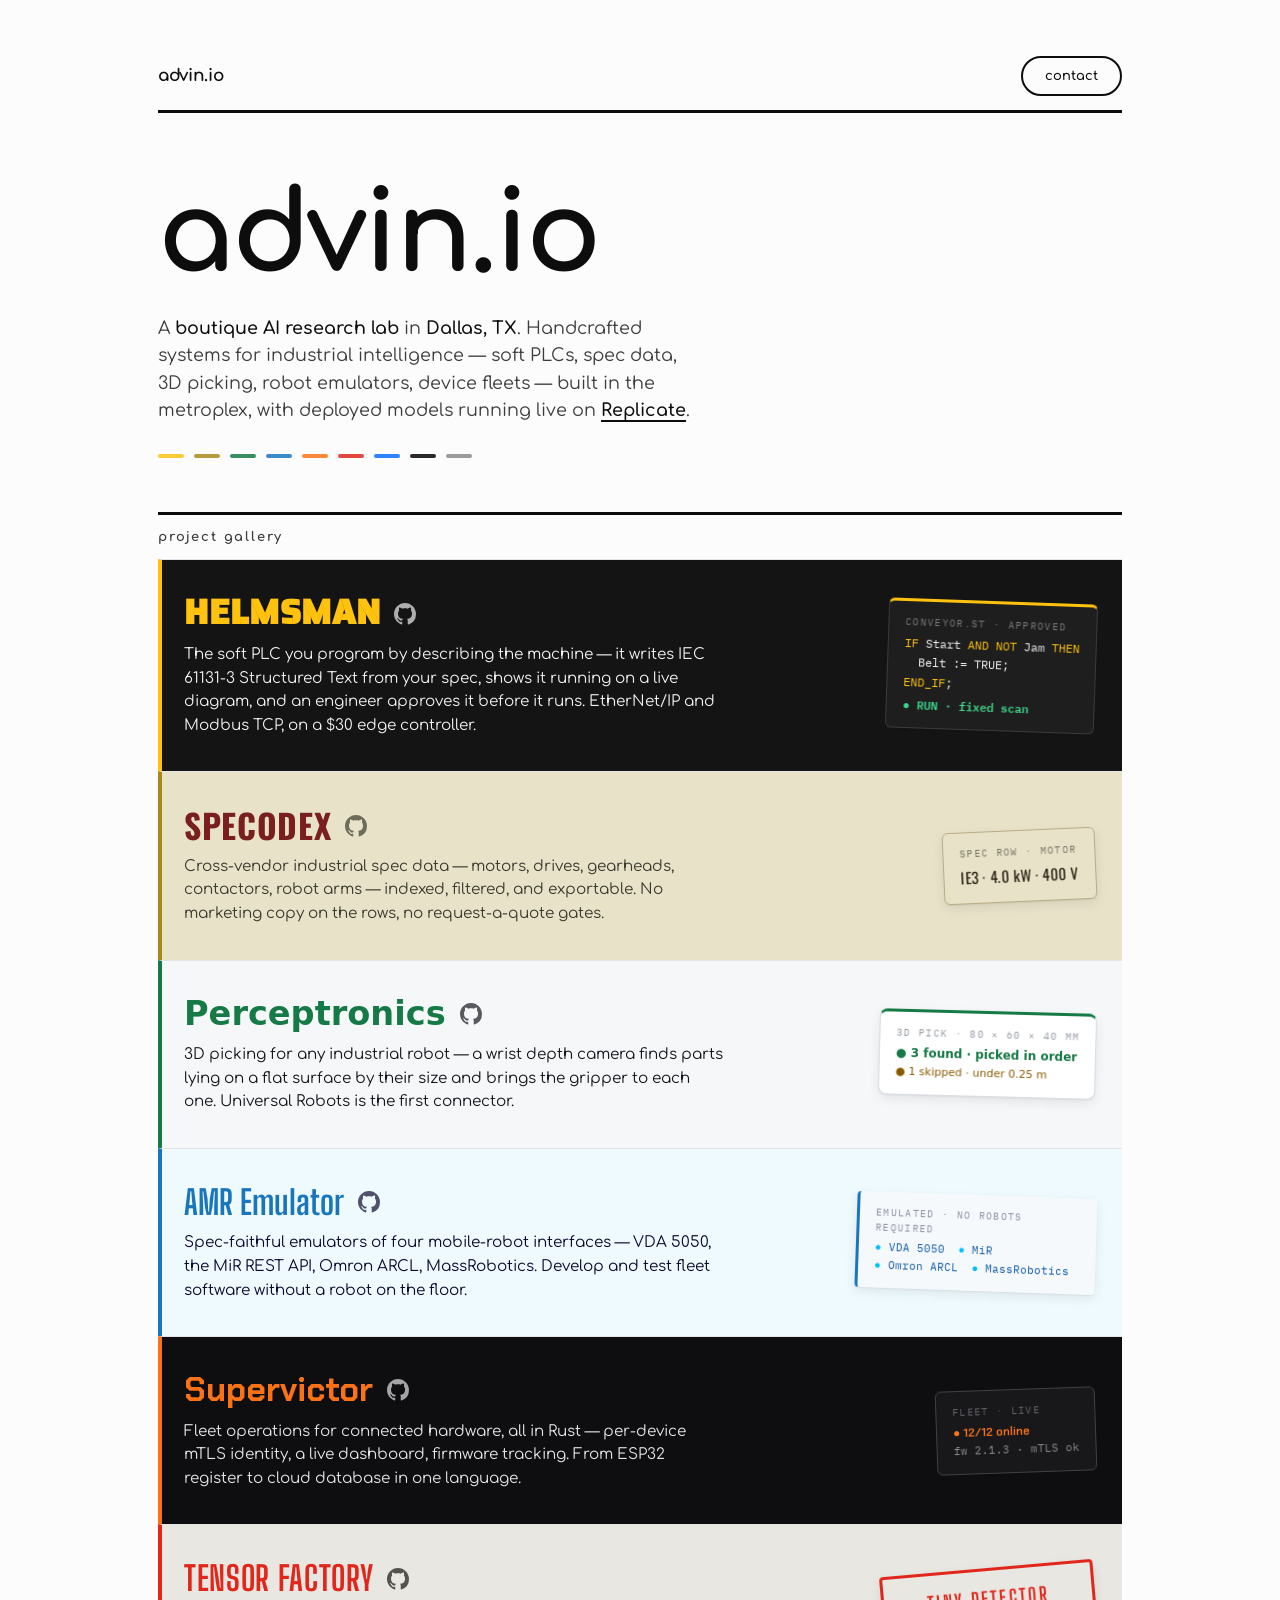
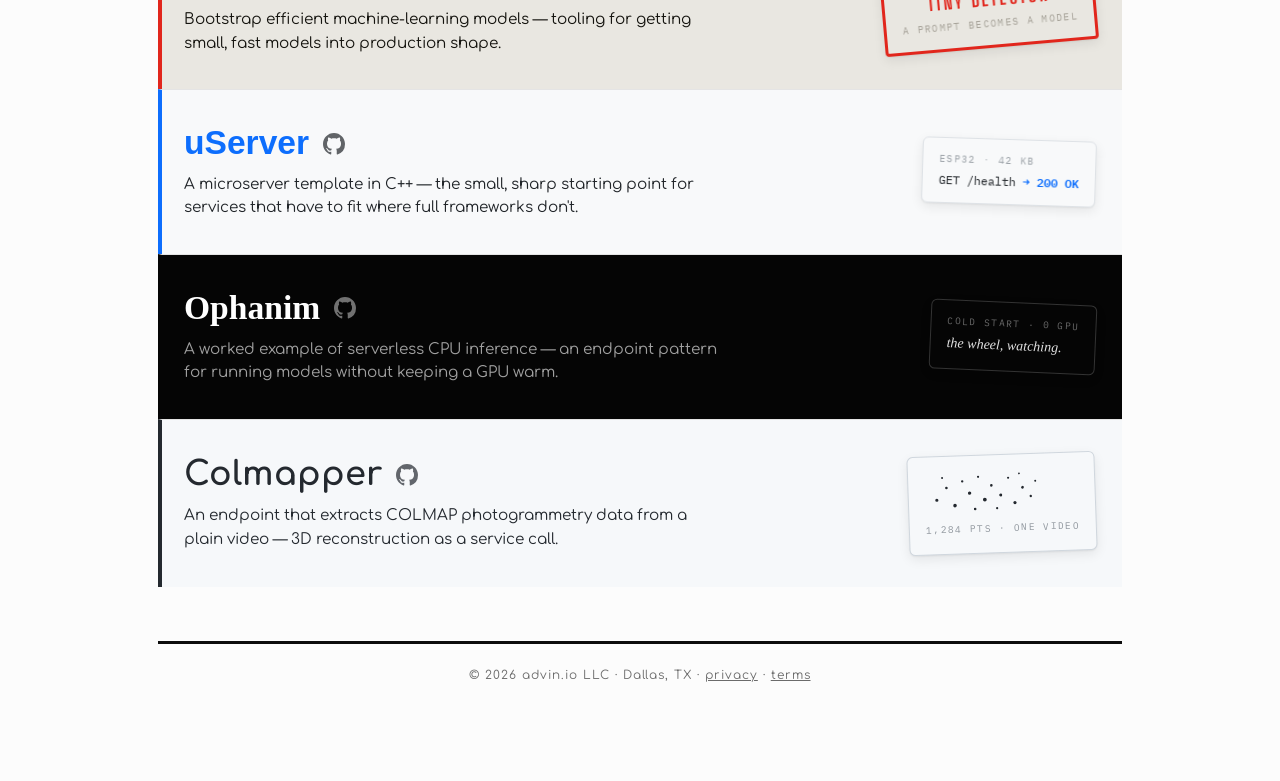
<file: index.html>
<!DOCTYPE html>
<html lang="en">
<head>
<meta charset="utf-8">
<meta name="viewport" content="width=device-width, initial-scale=1">
<title>advin.io — boutique AI research lab</title>
<meta name="description" content="advin.io is a boutique AI research lab in Dallas, TX. A gallery of handcrafted projects — a soft PLC, industrial spec data, 3D robot picking, robot emulators, embedded fleets — each linked to its site and source.">
<link rel="icon" href="/favicon.svg" type="image/svg+xml">
<link rel="icon" href="/favicon.ico" sizes="32x32">
<link rel="apple-touch-icon" href="/apple-touch-icon.png">
<meta property="og:type" content="website">
<meta property="og:url" content="https://advin.io/">
<meta property="og:title" content="advin.io">
<meta property="og:description" content="Handcrafted systems for industrial intelligence, built in Dallas, TX.">
<meta property="og:image" content="https://advin.io/og.png">
<meta property="og:image:width" content="1200">
<meta property="og:image:height" content="630">
<meta name="twitter:card" content="summary_large_image">
<meta name="color-scheme" content="light dark">
<script>
  /* two faces: advin.io (light) and ADVINIO (dark). Set before first paint,
     so a dark-mode visitor lands in ADVINIO with no flash of the light site. */
  document.documentElement.dataset.theme =
    matchMedia('(prefers-color-scheme: dark)').matches ? 'advinio' : 'advin';
</script>
<link rel="preconnect" href="https://fonts.googleapis.com">
<link rel="preconnect" href="https://fonts.gstatic.com" crossorigin>
<link href="https://fonts.googleapis.com/css2?family=Comfortaa:wght@300..700&family=Oswald:wght@600&family=Chakra+Petch:wght@600&family=Big+Shoulders+Display:wght@700&family=IM+Fell+English:ital@0;1&family=Saira+Stencil+One&family=IBM+Plex+Mono:wght@400;600&display=swap" rel="stylesheet">
<style>
  /* registered so the dimension shift can interpolate them */
  @property --paper      { syntax: "<color>"; inherits: true; initial-value: #fcfcfc; }
  @property --paper2     { syntax: "<color>"; inherits: true; initial-value: #f4f4f4; }
  @property --ink        { syntax: "<color>"; inherits: true; initial-value: #0d0d0d; }
  @property --ink-soft   { syntax: "<color>"; inherits: true; initial-value: #3d3d3d; }
  @property --faint      { syntax: "<color>"; inherits: true; initial-value: #8a8a8a; }
  @property --faint-text { syntax: "<color>"; inherits: true; initial-value: #6b6b6b; }
  @property --rule       { syntax: "<color>"; inherits: true; initial-value: #e4e4e4; }
  :root {
    /* advin.io: the business, light */
    --paper: #fcfcfc;          /* near-pure white */
    --paper2: #f4f4f4;
    --ink: #0d0d0d;            /* near-pure black */
    --ink-soft: #3d3d3d;
    --faint: #8a8a8a;          /* marks only (3.36:1) */
    --faint-text: #6b6b6b;     /* words (5.19:1) */
    --rule: #e4e4e4;
    --shadow-2: 0 1px 2px rgba(13,13,13,.06), 0 4px 12px rgba(13,13,13,.08);
    --shadow-3: 0 2px 4px rgba(13,13,13,.06), 0 10px 28px rgba(13,13,13,.14);
    --font: "Comfortaa", sans-serif;
    --mono: "IBM Plex Mono", monospace;
  }
  /* ADVINIO: the creative outlet, dark — an exact mirror */
  :root[data-theme="advinio"] {
    --paper: #0d0d0d;
    --paper2: #181818;
    --ink: #fcfcfc;
    --ink-soft: #c2c2c2;
    --faint: #6b6b6b;
    --faint-text: #8a8a8a;
    --rule: #262626;
    --shadow-2: inset 0 1px 0 rgba(252,252,252,.06), 0 2px 4px rgba(0,0,0,.5), 0 6px 16px rgba(0,0,0,.45);
    --shadow-3: inset 0 1px 0 rgba(252,252,252,.07), 0 4px 8px rgba(0,0,0,.55), 0 14px 36px rgba(0,0,0,.6);
  }
  /* the dimension shift: only while the OS scheme changes under an open page */
  :root.shifting {
    transition: --paper 1.4s ease-in-out, --paper2 1.4s ease-in-out, --ink 1.4s ease-in-out,
      --ink-soft 1.4s ease-in-out, --faint 1.4s ease-in-out, --faint-text 1.4s ease-in-out,
      --rule 1.4s ease-in-out;
  }
  /* two names in one slot */
  .name2 { display: inline-grid; }
  .name2 > span { grid-area: 1 / 1; }
  .name2 .biz { font-weight: 700; letter-spacing: -0.02em; }
  .name2 .art { font-weight: 300; letter-spacing: 0.04em; text-transform: uppercase; opacity: 0; }
  [data-theme="advinio"] .name2 .biz { opacity: 0; }
  [data-theme="advinio"] .name2 .art { opacity: 1; }
  .shifting .name2 > span { transition: opacity .7s ease, letter-spacing .8s ease, font-weight .7s ease, filter .7s ease; }
  .shifting .name2 .art:not(.leaving) { transition-delay: .5s; }
  .shifting .name2 .leaving { letter-spacing: .3em; font-weight: 300; filter: blur(6px); }
  .shifting .entry { animation: dip .7s ease both; animation-delay: calc(.3s + var(--i, 0) * 40ms); }
  @keyframes dip { 50% { transform: scale(.98); opacity: .6; } }
  [data-theme="advinio"] .shard-index a { background: var(--cd, var(--c)); }
  * { margin: 0; padding: 0; box-sizing: border-box; }
  html { scroll-behavior: smooth; }
  body {
    background: var(--paper);
    color: var(--ink);
    font-family: var(--font);
    line-height: 1.55;
  }
  ::selection { background: var(--ink); color: var(--paper); }
  .wrap { max-width: 1020px; margin: 0 auto; padding: 0 28px; }
  a { color: inherit; }

  /* masthead */
  /* .wrap's margin/padding outrank bare element selectors, so the frame
     spacing needs the compound selector; padding (not margin) so the
     bottom gap survives at the end of the document */
  header.wrap { padding-top: 56px; }
  .mast {
    display: flex; align-items: center; gap: 16px;
    border-bottom: 3px solid var(--ink); padding-bottom: 14px;
  }
  .mast .word { font-weight: 700; font-size: 17px; }
  .mast .sp { margin-left: auto; }
  .contact {
    font-family: var(--font); font-weight: 600; font-size: 13px;
    color: var(--ink); text-decoration: none;
    border: 2px solid var(--ink); border-radius: 999px;
    padding: 8px 22px;
    transition: background .15s, color .15s;
  }
  .contact:hover { background: var(--ink); color: var(--paper); }

  /* hero */
  .hero { padding: 66px 0 54px; }
  .hero h1 {
    font-size: clamp(3.2rem, 10vw, 7rem);
    font-weight: 700; line-height: 1; letter-spacing: -0.02em;
    text-transform: lowercase;
  }
  .hero .dek {
    margin-top: 24px; max-width: 54ch;
    font-size: clamp(0.95rem, 1.8vw, 1.1rem); color: var(--ink-soft);
    font-weight: 400;
  }
  .hero .dek b { color: var(--ink); font-weight: 600; }
  .hero .dek a { color: var(--ink); font-weight: 600; text-decoration-thickness: 2px; text-underline-offset: 4px; }

  /* shard index: one tick of each project's soul, up in the hero */
  .shard-index { display: flex; gap: 10px; margin-top: 30px; }
  .shard-index a {
    display: block; width: 26px; height: 4px; border-radius: 2px;
    background: var(--c); opacity: 0.85;
    transition: transform .18s ease, opacity .18s ease;
  }
  .shard-index a:hover, .shard-index a:focus-visible { transform: scaleY(2.2); opacity: 1; }

  /* hero load sequence */
  .rise { opacity: 0; transform: translateY(14px); animation: rise .7s ease forwards; }
  .hero h1.rise { animation-delay: .05s; }
  .hero .dek.rise { animation-delay: .18s; }
  .shard-index.rise { animation-delay: .32s; }
  @keyframes rise { to { opacity: 1; transform: none; } }

  /* gallery */
  .gallery-label {
    border-top: 3px solid var(--ink);
    padding: 12px 0; font-size: 13px; font-weight: 700;
    letter-spacing: 0.14em; text-transform: lowercase; color: var(--ink-soft);
  }
  .entry {
    display: grid;
    grid-template-columns: minmax(0, 1fr) 250px;
    gap: 28px; align-items: center;
    /* each row wears its project's own page background at rest;
       scripts/refresh_themes.py keeps --pbg synced to the live page */
    background: var(--pbg, var(--paper));
    border-top: 1px solid var(--rule);
    border-left: 4px solid var(--pbar, var(--ink));
    padding: 34px 26px 34px 22px;
    scroll-margin-top: 40px;
  }
  .entry .head { display: flex; align-items: center; gap: 14px; }
  .entry .name {
    font-family: var(--pfont, var(--font));
    font-size: clamp(1.5rem, 3.4vw, 2.1rem); font-weight: 700;
    line-height: 1.15; color: var(--pacc, var(--ink));
    text-decoration: none;
  }
  .entry .name:hover { text-decoration: underline; text-underline-offset: 6px; text-decoration-thickness: 2px; }
  .entry.caps .name { text-transform: uppercase; letter-spacing: 0.02em; }
  .entry .src {
    display: inline-flex; align-items: center;
    color: var(--pink, var(--faint)); opacity: .7;
    transition: opacity .15s;
  }
  .entry .src svg { width: 22px; height: 22px; fill: currentColor; }
  .entry .src:hover { opacity: 1; }
  .entry .desc {
    margin-top: 10px; color: var(--pink, var(--ink-soft));
    font-size: 0.95rem; max-width: 60ch;
  }

  /* soul shards: one small fragment of each project's own world, cast
     into the row's white space */
  .shard {
    justify-self: end;
    width: max-content; max-width: 240px;
    rotate: var(--tilt, -2deg);
    position: relative;
    box-shadow: var(--shadow-2);
    transition: rotate .25s ease;
    border-radius: 6px;
    padding: 13px 16px;
    font-size: 12px; line-height: 1.6;
  }
  .shard::after {
    content: ""; position: absolute; inset: 0; border-radius: inherit;
    box-shadow: var(--shadow-3); opacity: 0; transition: opacity .25s ease;
    pointer-events: none;
  }
  .entry:hover .shard { rotate: 0deg; }
  .entry:hover .shard::after { opacity: 1; }
  .shard .tag {
    display: block; font-family: var(--mono); font-size: 9.5px;
    letter-spacing: 0.14em; text-transform: uppercase; opacity: .65;
    margin-bottom: 4px;
  }
  @media (max-width: 880px) {
    .entry { grid-template-columns: 1fr; }
    .shard { display: none; }
  }

  /* scroll reveal */
  .reveal { opacity: 0; transform: translateY(18px); transition: opacity .65s ease, transform .65s ease; transition-delay: var(--rd, 0s); }
  .reveal.in { opacity: 1; transform: none; }

  @media (prefers-reduced-motion: reduce) {
    .rise, .reveal { animation: none; transition: none; opacity: 1; transform: none; }
    .shard, .shard::after { transition: none; }
    :root.shifting, .shifting .name2 > span { transition: none; }
    .shifting .entry { animation: none; }
    html { scroll-behavior: auto; }
  }

  /* footer */
  footer.wrap { padding-top: 54px; padding-bottom: 96px; }
  .colophon {
    border-top: 3px solid var(--ink); padding-top: 22px;
    text-align: center;
    font-size: 12px; letter-spacing: 0.08em; color: var(--faint-text);
  }
  [data-theme="advin"] .colophon .art, [data-theme="advinio"] .colophon .biz { display: none; }
</style>
</head>
<body>

<header class="wrap">
  <div class="mast">
    <span class="word name2"><span class="biz">advin.io</span><span class="art" aria-hidden="true">ADVINIO</span></span>
    <span class="sp"></span>
    <a class="contact" href="mailto:nick@advin.io">contact</a>
  </div>
</header>

<main class="wrap">
  <div class="hero">
    <h1 class="rise"><span class="name2"><span class="biz">advin.io</span><span class="art" aria-hidden="true">ADVINIO</span></span></h1>
    <p class="dek rise">A <b>boutique AI research lab</b> in <b>Dallas, TX</b>.
    Handcrafted systems for industrial intelligence — soft PLCs, spec
    data, 3D picking, robot emulators, device fleets — built in the metroplex, with
    deployed models running live on
    <a href="https://replicate.com/jimothyjohn">Replicate</a>.</p>
    <nav class="shard-index rise" aria-label="Projects">
      <a href="#helmsman" title="helmsman" style="--c:#FFC20E"></a>
      <a href="#specodex" title="specodex" style="--c:#A88A1C"></a>
      <a href="#perceptronics" title="perceptronics" style="--c:#157a45"></a>
      <a href="#amr-emulator" title="amr emulator" style="--c:#1a76bc"></a>
      <a href="#supervictor" title="supervictor" style="--c:#f97316"></a>
      <a href="#tensor-factory" title="tensor factory" style="--c:#e1261c"></a>
      <a href="#userver" title="uServer" style="--c:#0d6efd"></a>
      <a href="#ophanim" title="ophanim" style="--c:#050505; --cd:#a0a0a0"></a>
      <a href="#colmapper" title="colmapper" style="--c:#8a8a8a"></a>
    </nav>
  </div>

  <div class="gallery-label">project gallery</div>

  <div class="entry caps reveal" id="helmsman" style="--pfont:'Saira Stencil One',Impact,sans-serif; --pbar:#FFC20E; --pbg:#141414; --pink:#F0F0F0; --pacc:#FFC20E; --tilt:2deg;">
    <div>
      <div class="head">
        <a class="name" href="https://helmsman.advin.io">Helmsman</a>
        <a class="src" href="https://github.com/JimothyJohn/helmsman" aria-label="Helmsman source on GitHub">
          <svg viewBox="0 0 16 16" aria-hidden="true"><path d="M8 0C3.58 0 0 3.58 0 8c0 3.54 2.29 6.53 5.47 7.59.4.07.55-.17.55-.38 0-.19-.01-.82-.01-1.49-2.01.37-2.53-.49-2.69-.94-.09-.23-.48-.94-.82-1.13-.28-.15-.68-.52-.01-.53.63-.01 1.08.58 1.23.82.72 1.21 1.87.87 2.33.66.07-.52.28-.87.51-1.07-1.78-.2-3.64-.89-3.64-3.95 0-.87.31-1.59.82-2.15-.08-.2-.36-1.02.08-2.12 0 0 .67-.21 2.2.82.64-.18 1.32-.27 2-.27s1.36.09 2 .27c1.53-1.04 2.2-.82 2.2-.82.44 1.1.16 1.92.08 2.12.51.56.82 1.27.82 2.15 0 3.07-1.87 3.75-3.65 3.95.29.25.54.73.54 1.48 0 1.07-.01 1.93-.01 2.2 0 .21.15.46.55.38A8.01 8.01 0 0 0 16 8c0-4.42-3.58-8-8-8z"/></svg>
        </a>
      </div>
      <p class="desc">The soft PLC you program by describing the machine — it
      writes IEC 61131-3 Structured Text from your spec, shows it running on a
      live diagram, and an engineer approves it before it runs. EtherNet/IP and
      Modbus TCP, on a $30 edge controller.</p>
    </div>
    <div class="shard" aria-hidden="true" style="background:#1E1E1E; border:1px solid #3A3A3A; border-top:3px solid #FFC20E; font-family:'IBM Plex Mono',ui-monospace,monospace; color:#F0F0F0; --dd:.7s;">
      <span class="tag" style="color:#A8A8A8">conveyor.st · approved</span>
      <span style="display:block; white-space:pre;"><span style="color:#FFC20E">IF</span> Start <span style="color:#FFC20E">AND NOT</span> Jam <span style="color:#FFC20E">THEN</span>
  Belt := TRUE;
<span style="color:#FFC20E">END_IF</span>;</span>
      <span style="display:block; color:#3DD68C; font-weight:600; margin-top:4px;">● RUN · fixed scan</span>
    </div>
  </div>

  <div class="entry caps reveal" id="specodex" data-pbg-pin style="--pfont:'Oswald',sans-serif; --pbar:#A88A1C; --pbg:#E8E2C9; --pink:#3A3A2E; --pacc:#7A1F1F; --tilt:-2.5deg;">
    <div>
      <div class="head">
        <a class="name" href="https://www.specodex.com">Specodex</a>
        <a class="src" href="https://github.com/JimothyJohn/specodex" aria-label="Specodex source on GitHub">
          <svg viewBox="0 0 16 16" aria-hidden="true"><path d="M8 0C3.58 0 0 3.58 0 8c0 3.54 2.29 6.53 5.47 7.59.4.07.55-.17.55-.38 0-.19-.01-.82-.01-1.49-2.01.37-2.53-.49-2.69-.94-.09-.23-.48-.94-.82-1.13-.28-.15-.68-.52-.01-.53.63-.01 1.08.58 1.23.82.72 1.21 1.87.87 2.33.66.07-.52.28-.87.51-1.07-1.78-.2-3.64-.89-3.64-3.95 0-.87.31-1.59.82-2.15-.08-.2-.36-1.02.08-2.12 0 0 .67-.21 2.2.82.64-.18 1.32-.27 2-.27s1.36.09 2 .27c1.53-1.04 2.2-.82 2.2-.82.44 1.1.16 1.92.08 2.12.51.56.82 1.27.82 2.15 0 3.07-1.87 3.75-3.65 3.95.29.25.54.73.54 1.48 0 1.07-.01 1.93-.01 2.2 0 .21.15.46.55.38A8.01 8.01 0 0 0 16 8c0-4.42-3.58-8-8-8z"/></svg>
        </a>
      </div>
      <p class="desc">Cross-vendor industrial spec data — motors, drives,
      gearheads, contactors, robot arms — indexed, filtered, and exportable.
      No marketing copy on the rows, no request-a-quote gates.</p>
    </div>
    <div class="shard" aria-hidden="true" style="background:#E8E2C9; border:1px solid #B8AC85; color:#2A1F12; --dd:.0s;">
      <span class="tag" style="color:#3A3A2E">spec row · motor</span>
      <span style="font-family:'Oswald',sans-serif; font-size:15px; letter-spacing:.04em;">IE3 · 4.0 kW · 400 V</span>
    </div>
  </div>

  <div class="entry reveal" id="perceptronics" style="--pfont:-apple-system,BlinkMacSystemFont,'Segoe UI',system-ui,sans-serif; --pbar:#157a45; --pbg:#f6f7f8; --pink:#14181d; --pacc:#157a45; --tilt:1.5deg;">
    <div>
      <div class="head">
        <a class="name" href="https://perceptronics.advin.io">Perceptronics</a>
        <a class="src" href="https://github.com/JimothyJohn/perceptronics" aria-label="Perceptronics source on GitHub">
          <svg viewBox="0 0 16 16" aria-hidden="true"><path d="M8 0C3.58 0 0 3.58 0 8c0 3.54 2.29 6.53 5.47 7.59.4.07.55-.17.55-.38 0-.19-.01-.82-.01-1.49-2.01.37-2.53-.49-2.69-.94-.09-.23-.48-.94-.82-1.13-.28-.15-.68-.52-.01-.53.63-.01 1.08.58 1.23.82.72 1.21 1.87.87 2.33.66.07-.52.28-.87.51-1.07-1.78-.2-3.64-.89-3.64-3.95 0-.87.31-1.59.82-2.15-.08-.2-.36-1.02.08-2.12 0 0 .67-.21 2.2.82.64-.18 1.32-.27 2-.27s1.36.09 2 .27c1.53-1.04 2.2-.82 2.2-.82.44 1.1.16 1.92.08 2.12.51.56.82 1.27.82 2.15 0 3.07-1.87 3.75-3.65 3.95.29.25.54.73.54 1.48 0 1.07-.01 1.93-.01 2.2 0 .21.15.46.55.38A8.01 8.01 0 0 0 16 8c0-4.42-3.58-8-8-8z"/></svg>
        </a>
      </div>
      <p class="desc">3D picking for any industrial robot — a wrist depth
      camera finds parts lying on a flat surface by their size and brings the
      gripper to each one. Universal Robots is the first connector.</p>
    </div>
    <div class="shard" aria-hidden="true" style="background:#ffffff; border:1px solid #d9dee3; border-top:3px solid #157a45; border-radius:8px; font-family:-apple-system,BlinkMacSystemFont,'Segoe UI',system-ui,sans-serif; color:#14181d; --dd:.5s;">
      <span class="tag" style="color:#5a6470">3d pick · 80 × 60 × 40 mm</span>
      <span style="color:#157a45; font-weight:700;">● 3 found · picked in order</span>
      <span style="display:block; color:#8a5a00; font-size:11px;">● 1 skipped · under 0.25 m</span>
    </div>
  </div>

  <div class="entry reveal" id="amr-emulator" data-pbg-pin style="--pfont:'Big Shoulders Display',sans-serif; --pbar:#1a76bc; --pbg:#effafe; --pink:#0c0931; --pacc:#1a76bc; --tilt:2deg;">
    <div>
      <div class="head">
        <a class="name" href="https://amr-emulator.com">AMR Emulator</a>
        <a class="src" href="https://github.com/JimothyJohn/amr-emulator" aria-label="AMR Emulator source on GitHub">
          <svg viewBox="0 0 16 16" aria-hidden="true"><path d="M8 0C3.58 0 0 3.58 0 8c0 3.54 2.29 6.53 5.47 7.59.4.07.55-.17.55-.38 0-.19-.01-.82-.01-1.49-2.01.37-2.53-.49-2.69-.94-.09-.23-.48-.94-.82-1.13-.28-.15-.68-.52-.01-.53.63-.01 1.08.58 1.23.82.72 1.21 1.87.87 2.33.66.07-.52.28-.87.51-1.07-1.78-.2-3.64-.89-3.64-3.95 0-.87.31-1.59.82-2.15-.08-.2-.36-1.02.08-2.12 0 0 .67-.21 2.2.82.64-.18 1.32-.27 2-.27s1.36.09 2 .27c1.53-1.04 2.2-.82 2.2-.82.44 1.1.16 1.92.08 2.12.51.56.82 1.27.82 2.15 0 3.07-1.87 3.75-3.65 3.95.29.25.54.73.54 1.48 0 1.07-.01 1.93-.01 2.2 0 .21.15.46.55.38A8.01 8.01 0 0 0 16 8c0-4.42-3.58-8-8-8z"/></svg>
        </a>
      </div>
      <p class="desc">Spec-faithful emulators of four mobile-robot interfaces
      — VDA 5050, the MiR REST API, Omron ARCL, MassRobotics. Develop and test
      fleet software without a robot on the floor.</p>
    </div>
    <div class="shard" aria-hidden="true" style="background:#f6f9fc; border-left:3px solid #1a76bc; border-radius:4px; font-family:var(--mono); font-size:11px; color:#105aa8; --dd:.9s;">
      <span class="tag" style="color:#565b74">emulated · no robots required</span>
      <span><span style="color:#00bfff">●</span> VDA 5050 &nbsp;<span style="color:#00bfff">●</span> MiR</span>
      <span style="display:block;"><span style="color:#00bfff">●</span> Omron ARCL &nbsp;<span style="color:#00bfff">●</span> MassRobotics</span>
    </div>
  </div>

  <div class="entry reveal" id="supervictor" style="--pfont:'Chakra Petch',sans-serif; --pbar:#f97316; --pbg:#0e0e10; --pink:#e4e4e7; --pacc:#f97316; --tilt:-2deg;">
    <div>
      <div class="head">
        <a class="name" href="https://jimothyjohn.github.io/supervictor/">Supervictor</a>
        <a class="src" href="https://github.com/JimothyJohn/supervictor" aria-label="Supervictor source on GitHub">
          <svg viewBox="0 0 16 16" aria-hidden="true"><path d="M8 0C3.58 0 0 3.58 0 8c0 3.54 2.29 6.53 5.47 7.59.4.07.55-.17.55-.38 0-.19-.01-.82-.01-1.49-2.01.37-2.53-.49-2.69-.94-.09-.23-.48-.94-.82-1.13-.28-.15-.68-.52-.01-.53.63-.01 1.08.58 1.23.82.72 1.21 1.87.87 2.33.66.07-.52.28-.87.51-1.07-1.78-.2-3.64-.89-3.64-3.95 0-.87.31-1.59.82-2.15-.08-.2-.36-1.02.08-2.12 0 0 .67-.21 2.2.82.64-.18 1.32-.27 2-.27s1.36.09 2 .27c1.53-1.04 2.2-.82 2.2-.82.44 1.1.16 1.92.08 2.12.51.56.82 1.27.82 2.15 0 3.07-1.87 3.75-3.65 3.95.29.25.54.73.54 1.48 0 1.07-.01 1.93-.01 2.2 0 .21.15.46.55.38A8.01 8.01 0 0 0 16 8c0-4.42-3.58-8-8-8z"/></svg>
        </a>
      </div>
      <p class="desc">Fleet operations for connected hardware, all in Rust —
      per-device mTLS identity, a live dashboard, firmware tracking. From
      ESP32 register to cloud database in one language.</p>
    </div>
    <div class="shard" aria-hidden="true" style="background:#18181b; border:1px solid #3f3f46; font-family:'Chakra Petch',sans-serif; --dd:.4s;">
      <span class="tag" style="color:#8b8b93">fleet · live</span>
      <span style="color:#f97316; font-weight:600;">● 12/12 online</span>
      <span style="display:block; color:#8b8b93; font-family:var(--mono); font-size:11px;">fw 2.1.3 · mTLS ok</span>
    </div>
  </div>

  <div class="entry caps reveal" id="tensor-factory" style="--pfont:'Big Shoulders Display',sans-serif; --pbar:#e1261c; --pbg:#e9e7e1; --pink:#15140f; --pacc:#e1261c; --tilt:-5deg;">
    <div>
      <div class="head">
        <a class="name" href="https://jimothyjohn.github.io/tensor-factory/">Tensor Factory</a>
        <a class="src" href="https://github.com/JimothyJohn/tensor-factory" aria-label="Tensor Factory source on GitHub">
          <svg viewBox="0 0 16 16" aria-hidden="true"><path d="M8 0C3.58 0 0 3.58 0 8c0 3.54 2.29 6.53 5.47 7.59.4.07.55-.17.55-.38 0-.19-.01-.82-.01-1.49-2.01.37-2.53-.49-2.69-.94-.09-.23-.48-.94-.82-1.13-.28-.15-.68-.52-.01-.53.63-.01 1.08.58 1.23.82.72 1.21 1.87.87 2.33.66.07-.52.28-.87.51-1.07-1.78-.2-3.64-.89-3.64-3.95 0-.87.31-1.59.82-2.15-.08-.2-.36-1.02.08-2.12 0 0 .67-.21 2.2.82.64-.18 1.32-.27 2-.27s1.36.09 2 .27c1.53-1.04 2.2-.82 2.2-.82.44 1.1.16 1.92.08 2.12.51.56.82 1.27.82 2.15 0 3.07-1.87 3.75-3.65 3.95.29.25.54.73.54 1.48 0 1.07-.01 1.93-.01 2.2 0 .21.15.46.55.38A8.01 8.01 0 0 0 16 8c0-4.42-3.58-8-8-8z"/></svg>
        </a>
      </div>
      <p class="desc">Bootstrap efficient machine-learning models — tooling
      for getting small, fast models into production shape.</p>
    </div>
    <div class="shard" aria-hidden="true" style="background:#e9e7e1; border:3px solid #e1261c; border-radius:4px; color:#e1261c; text-align:center; --dd:.6s;">
      <span style="font-family:'Big Shoulders Display',sans-serif; font-weight:700; font-size:19px; letter-spacing:.12em; text-transform:uppercase;">Tiny Detector</span>
      <span class="tag" style="color:#847f74; margin:2px 0 0;">a prompt becomes a model</span>
    </div>
  </div>

  <div class="entry reveal" id="userver" style="--pfont:-apple-system,'Helvetica Neue',Arial,sans-serif; --pbar:#0d6efd; --pbg:#f8f9fa; --pink:#212529; --pacc:#0d6efd; --tilt:1.8deg;">
    <div>
      <div class="head">
        <a class="name" href="https://jimothyjohn.github.io/uServer/">uServer</a>
        <a class="src" href="https://github.com/JimothyJohn/uServer" aria-label="uServer source on GitHub">
          <svg viewBox="0 0 16 16" aria-hidden="true"><path d="M8 0C3.58 0 0 3.58 0 8c0 3.54 2.29 6.53 5.47 7.59.4.07.55-.17.55-.38 0-.19-.01-.82-.01-1.49-2.01.37-2.53-.49-2.69-.94-.09-.23-.48-.94-.82-1.13-.28-.15-.68-.52-.01-.53.63-.01 1.08.58 1.23.82.72 1.21 1.87.87 2.33.66.07-.52.28-.87.51-1.07-1.78-.2-3.64-.89-3.64-3.95 0-.87.31-1.59.82-2.15-.08-.2-.36-1.02.08-2.12 0 0 .67-.21 2.2.82.64-.18 1.32-.27 2-.27s1.36.09 2 .27c1.53-1.04 2.2-.82 2.2-.82.44 1.1.16 1.92.08 2.12.51.56.82 1.27.82 2.15 0 3.07-1.87 3.75-3.65 3.95.29.25.54.73.54 1.48 0 1.07-.01 1.93-.01 2.2 0 .21.15.46.55.38A8.01 8.01 0 0 0 16 8c0-4.42-3.58-8-8-8z"/></svg>
        </a>
      </div>
      <p class="desc">A microserver template in C++ — the small, sharp starting
      point for services that have to fit where full frameworks don't.</p>
    </div>
    <div class="shard" aria-hidden="true" style="background:#f8f9fa; border:1px solid #dee2e6; font-family:var(--mono); color:#212529; --dd:1.3s;">
      <span class="tag" style="color:#6c757d">esp32 · 42 kB</span>
      <span>GET /health <span style="color:#0d6efd; font-weight:600;">→ 200 OK</span></span>
    </div>
  </div>

  <div class="entry reveal" id="ophanim" style="--pfont:'IM Fell English',serif; --pbar:#050505; --pbg:#050505; --pink:#a0a0a0; --pacc:#ffffff; --tilt:2.5deg;">
    <div>
      <div class="head">
        <a class="name" href="https://jimothyjohn.github.io/ophanim/">Ophanim</a>
        <a class="src" href="https://github.com/JimothyJohn/ophanim" aria-label="Ophanim source on GitHub">
          <svg viewBox="0 0 16 16" aria-hidden="true"><path d="M8 0C3.58 0 0 3.58 0 8c0 3.54 2.29 6.53 5.47 7.59.4.07.55-.17.55-.38 0-.19-.01-.82-.01-1.49-2.01.37-2.53-.49-2.69-.94-.09-.23-.48-.94-.82-1.13-.28-.15-.68-.52-.01-.53.63-.01 1.08.58 1.23.82.72 1.21 1.87.87 2.33.66.07-.52.28-.87.51-1.07-1.78-.2-3.64-.89-3.64-3.95 0-.87.31-1.59.82-2.15-.08-.2-.36-1.02.08-2.12 0 0 .67-.21 2.2.82.64-.18 1.32-.27 2-.27s1.36.09 2 .27c1.53-1.04 2.2-.82 2.2-.82.44 1.1.16 1.92.08 2.12.51.56.82 1.27.82 2.15 0 3.07-1.87 3.75-3.65 3.95.29.25.54.73.54 1.48 0 1.07-.01 1.93-.01 2.2 0 .21.15.46.55.38A8.01 8.01 0 0 0 16 8c0-4.42-3.58-8-8-8z"/></svg>
        </a>
      </div>
      <p class="desc">A worked example of serverless CPU inference — an
      endpoint pattern for running models without keeping a GPU warm.</p>
    </div>
    <div class="shard" aria-hidden="true" style="background:#050505; border:1px solid #333; color:#e0e0e0; --dd:1.1s;">
      <span class="tag" style="color:#a0a0a0">cold start · 0 gpu</span>
      <span style="font-family:'IM Fell English',serif; font-style:italic; font-size:14px;">the wheel, watching.</span>
    </div>
  </div>

  <div class="entry reveal" id="colmapper" style="--pbar:#24292f; --pbg:#f6f8fa; --pink:#24292f; --pacc:#24292f; --tilt:-2deg;">
    <div>
      <div class="head">
        <a class="name" href="https://github.com/JimothyJohn/colmapper">Colmapper</a>
        <a class="src" href="https://github.com/JimothyJohn/colmapper" aria-label="Colmapper source on GitHub">
          <svg viewBox="0 0 16 16" aria-hidden="true"><path d="M8 0C3.58 0 0 3.58 0 8c0 3.54 2.29 6.53 5.47 7.59.4.07.55-.17.55-.38 0-.19-.01-.82-.01-1.49-2.01.37-2.53-.49-2.69-.94-.09-.23-.48-.94-.82-1.13-.28-.15-.68-.52-.01-.53.63-.01 1.08.58 1.23.82.72 1.21 1.87.87 2.33.66.07-.52.28-.87.51-1.07-1.78-.2-3.64-.89-3.64-3.95 0-.87.31-1.59.82-2.15-.08-.2-.36-1.02.08-2.12 0 0 .67-.21 2.2.82.64-.18 1.32-.27 2-.27s1.36.09 2 .27c1.53-1.04 2.2-.82 2.2-.82.44 1.1.16 1.92.08 2.12.51.56.82 1.27.82 2.15 0 3.07-1.87 3.75-3.65 3.95.29.25.54.73.54 1.48 0 1.07-.01 1.93-.01 2.2 0 .21.15.46.55.38A8.01 8.01 0 0 0 16 8c0-4.42-3.58-8-8-8z"/></svg>
        </a>
      </div>
      <p class="desc">An endpoint that extracts COLMAP photogrammetry data
      from a plain video — 3D reconstruction as a service call.</p>
    </div>
    <div class="shard" aria-hidden="true" style="background:#f6f8fa; border:1px solid #d0d7de; --dd:.2s;">
      <svg width="120" height="46" viewBox="0 0 120 46" aria-hidden="true" style="display:block;">
        <g fill="#24292f">
          <circle cx="12" cy="30" r="1.6"/><circle cx="22" cy="18" r="1.3"/><circle cx="30" cy="36" r="1.8"/>
          <circle cx="38" cy="12" r="1.2"/><circle cx="45" cy="24" r="1.7"/><circle cx="54" cy="8" r="1.1"/>
          <circle cx="60" cy="31" r="1.9"/><circle cx="67" cy="17" r="1.3"/><circle cx="76" cy="27" r="1.5"/>
          <circle cx="84" cy="10" r="1.1"/><circle cx="90" cy="35" r="1.6"/><circle cx="98" cy="20" r="1.4"/>
          <circle cx="106" cy="29" r="1.2"/><circle cx="111" cy="14" r="1.0"/><circle cx="50" cy="40" r="1.3"/>
          <circle cx="72" cy="40" r="1.1"/><circle cx="18" cy="8" r="1.0"/><circle cx="95" cy="6" r="0.9"/>
        </g>
      </svg>
      <span class="tag" style="color:#57606a; margin-top:6px;">1,284 pts · one video</span>
    </div>
  </div>
</main>

<footer class="wrap">
  <div class="colophon"><span class="biz">© 2026 advin.io LLC · Dallas, TX</span><span class="art">© 2026 ADVINIO · an advin.io LLC endeavor</span> · <a href="privacy.html">privacy</a> · <a href="terms.html">terms</a></div>
</footer>

<script>
// The dimension shift: when the OS scheme changes under an open page, advin.io
// fades into ADVINIO (or back). First load never fades; reduced motion swaps.
(function () {
  var root = document.documentElement, busy = 0;
  document.querySelectorAll('.entry').forEach(function (el, i) { el.style.setProperty('--i', i); });
  matchMedia('(prefers-color-scheme: dark)').addEventListener('change', function (e) {
    var leaving = document.querySelectorAll(e.matches ? '.name2 .biz' : '.name2 .art');
    root.classList.add('shifting');
    leaving.forEach(function (el) { el.classList.add('leaving'); });
    root.dataset.theme = e.matches ? 'advinio' : 'advin';
    clearTimeout(busy);
    busy = setTimeout(function () {
      root.classList.remove('shifting');
      leaving.forEach(function (el) { el.classList.remove('leaving'); });
    }, 1500);
  });
})();

// Scroll reveal for gallery rows; staggered per batch, reduced-motion safe.
(function () {
  var rows = document.querySelectorAll('.reveal');
  if (!('IntersectionObserver' in window) ||
      window.matchMedia('(prefers-reduced-motion: reduce)').matches) {
    rows.forEach(function (el) { el.classList.add('in'); });
    return;
  }
  var seen = 0;
  var io = new IntersectionObserver(function (entries) {
    entries.forEach(function (e) {
      if (!e.isIntersecting) return;
      e.target.style.setProperty('--rd', (seen++ % 3) * 90 + 'ms');
      e.target.classList.add('in');
      io.unobserve(e.target);
    });
  }, { threshold: 0.15 });
  rows.forEach(function (el) { io.observe(el); });
})();
</script>

</body>
</html>
</file>
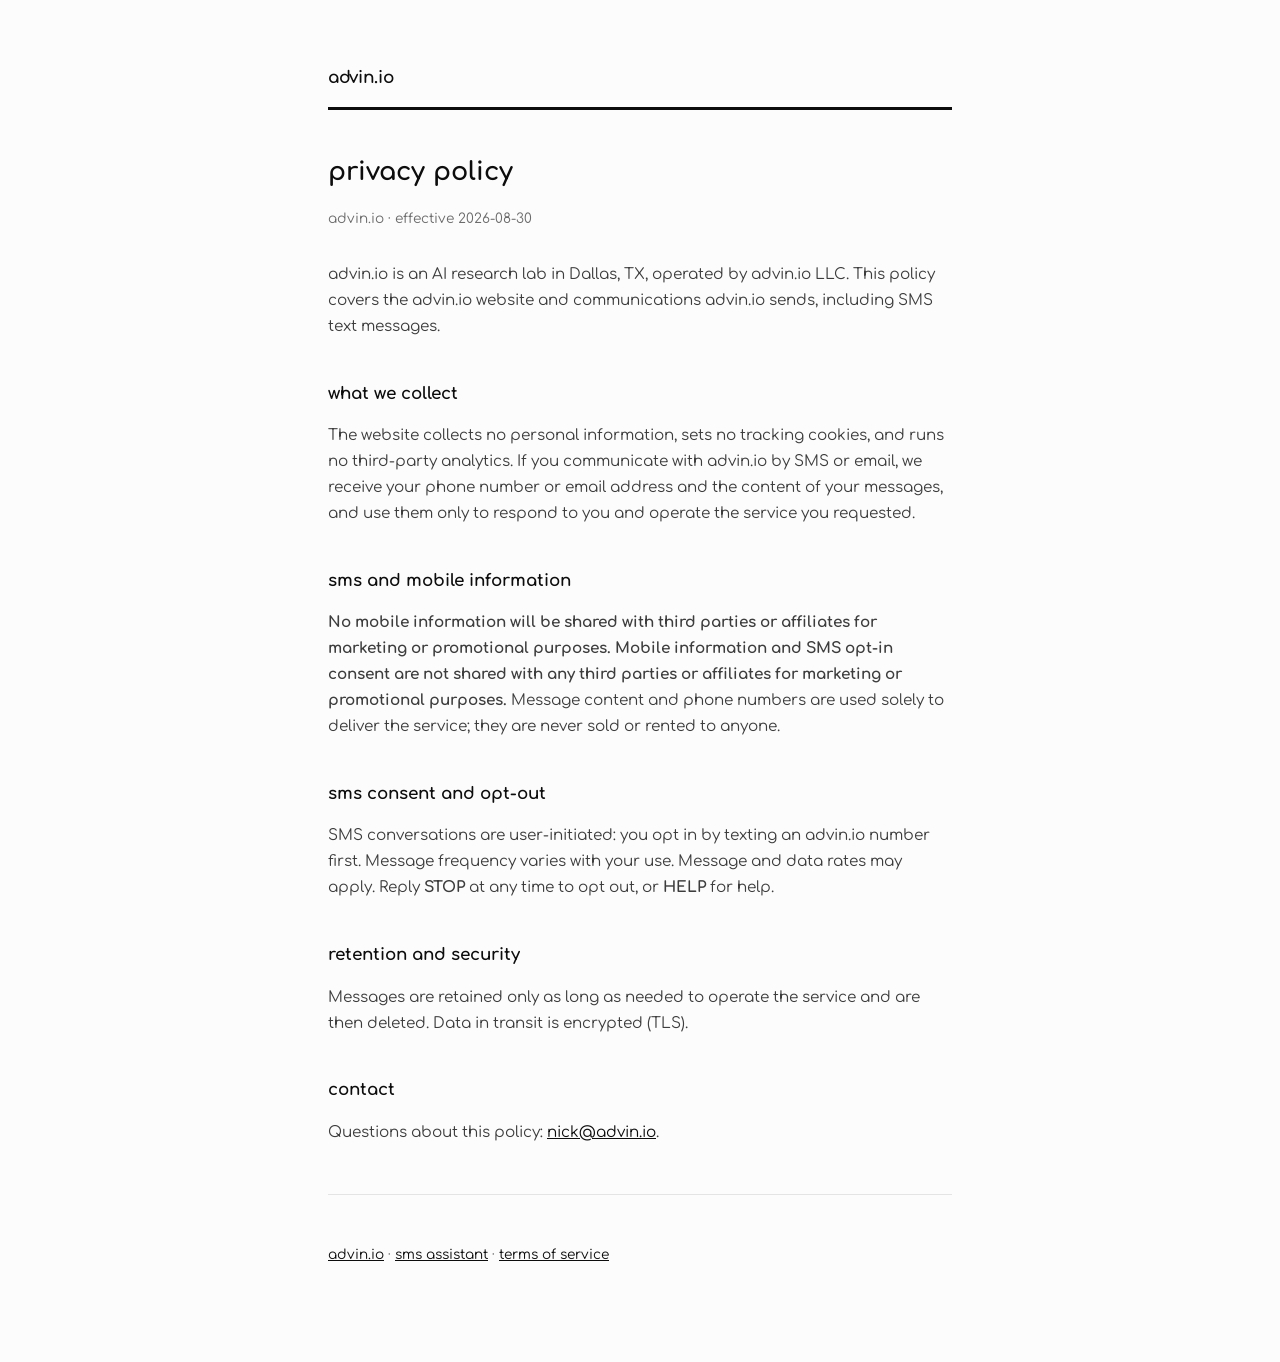
<file: privacy.html>
<!doctype html>
<html lang="en">
<head>
<meta charset="utf-8">
<meta name="viewport" content="width=device-width, initial-scale=1">
<title>privacy — advin.io</title>
<link rel="icon" href="/favicon.svg" type="image/svg+xml">
<link rel="icon" href="/favicon.ico" sizes="32x32">
<link rel="apple-touch-icon" href="/apple-touch-icon.png">
<link rel="preconnect" href="https://fonts.googleapis.com">
<link rel="preconnect" href="https://fonts.gstatic.com" crossorigin>
<link href="https://fonts.googleapis.com/css2?family=Comfortaa:wght@400;700&display=swap" rel="stylesheet">
<style>
  :root { --paper: #fcfcfc; --ink: #0d0d0d; --ink-soft: #3d3d3d; --faint: #8a8a8a; --faint-text: #6b6b6b; --rule: #e4e4e4; --font: "Comfortaa", sans-serif; }
  * { box-sizing: border-box; }
  body { margin: 0; background: var(--paper); color: var(--ink); font-family: var(--font); line-height: 1.7; }
  main { max-width: 42rem; margin: 0 auto; padding: 4rem 1.5rem 6rem; }
  h1 { font-weight: 700; font-size: 1.6rem; margin: 0 0 0.25rem; }
  h2 { font-weight: 700; font-size: 1.05rem; margin: 2.5rem 0 0.5rem; }
  p, li { color: var(--ink-soft); font-size: 0.95rem; }
  .meta { color: var(--faint-text); font-size: 0.85rem; margin-bottom: 2rem; }
  a { color: var(--ink); }
  hr { border: 0; border-top: 1px solid var(--rule); margin: 3rem 0; }
  .mast { display: flex; align-items: center; border-bottom: 3px solid var(--ink); padding-bottom: 14px; margin-bottom: 2.5rem; }
  .mast a { font-weight: 700; font-size: 17px; letter-spacing: -0.02em; text-decoration: none; }
  footer { color: var(--faint-text); font-size: 0.85rem; }
</style>
</head>
<body>
<main>
  <div class="mast"><a href="/">advin.io</a></div>
  <h1>privacy policy</h1>
  <p class="meta">advin.io · effective 2026-08-30</p>

  <p>advin.io is an AI research lab in Dallas, TX, operated by advin.io LLC. This policy covers the advin.io website and communications
  advin.io sends, including SMS text messages.</p>

  <h2>what we collect</h2>
  <p>The website collects no personal information, sets no tracking cookies,
  and runs no third-party analytics. If you communicate with advin.io by SMS
  or email, we receive your phone number or email address and the content of
  your messages, and use them only to respond to you and operate the service
  you requested.</p>

  <h2>sms and mobile information</h2>
  <p><strong>No mobile information will be shared with third parties or
  affiliates for marketing or promotional purposes. Mobile information and
  SMS opt-in consent are not shared with any third parties or affiliates for
  marketing or promotional purposes.</strong> Message content and phone
  numbers are used solely to deliver the service; they are never sold or
  rented to anyone.</p>

  <h2>sms consent and opt-out</h2>
  <p>SMS conversations are user-initiated: you opt in by texting an advin.io
  number first. Message frequency varies with your use. Message and data
  rates may apply. Reply <strong>STOP</strong> at any time to opt out, or
  <strong>HELP</strong> for help.</p>

  <h2>retention and security</h2>
  <p>Messages are retained only as long as needed to operate the service and
  are then deleted. Data in transit is encrypted (TLS).</p>

  <h2>contact</h2>
  <p>Questions about this policy: <a href="mailto:nick@advin.io">nick@advin.io</a>.</p>

  <hr>
  <footer><a href="/">advin.io</a> · <a href="sms.html">sms&nbsp;assistant</a> · <a href="terms.html">terms&nbsp;of&nbsp;service</a></footer>
</main>
</body>
</html>
</file>
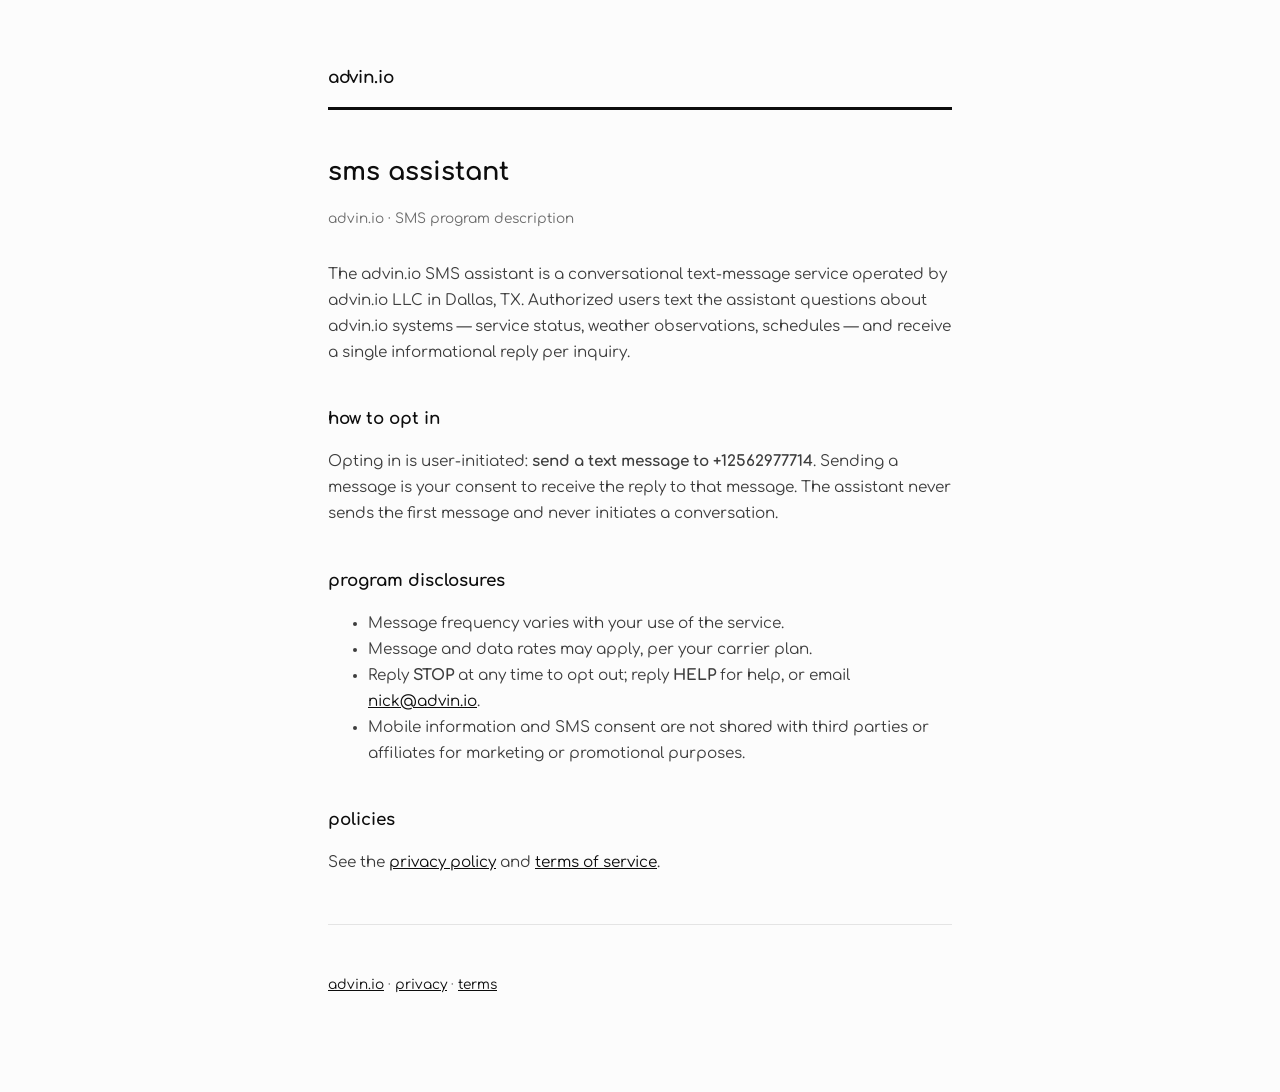
<file: sms.html>
<!doctype html>
<html lang="en">
<head>
<meta charset="utf-8">
<meta name="viewport" content="width=device-width, initial-scale=1">
<title>sms assistant — advin.io</title>
<link rel="icon" href="/favicon.svg" type="image/svg+xml">
<link rel="icon" href="/favicon.ico" sizes="32x32">
<link rel="apple-touch-icon" href="/apple-touch-icon.png">
<link rel="preconnect" href="https://fonts.googleapis.com">
<link rel="preconnect" href="https://fonts.gstatic.com" crossorigin>
<link href="https://fonts.googleapis.com/css2?family=Comfortaa:wght@400;700&display=swap" rel="stylesheet">
<style>
  :root { --paper: #fcfcfc; --ink: #0d0d0d; --ink-soft: #3d3d3d; --faint: #8a8a8a; --faint-text: #6b6b6b; --rule: #e4e4e4; --font: "Comfortaa", sans-serif; }
  * { box-sizing: border-box; }
  body { margin: 0; background: var(--paper); color: var(--ink); font-family: var(--font); line-height: 1.7; }
  main { max-width: 42rem; margin: 0 auto; padding: 4rem 1.5rem 6rem; }
  h1 { font-weight: 700; font-size: 1.6rem; margin: 0 0 0.25rem; }
  h2 { font-weight: 700; font-size: 1.05rem; margin: 2.5rem 0 0.5rem; }
  p, li { color: var(--ink-soft); font-size: 0.95rem; }
  .meta { color: var(--faint-text); font-size: 0.85rem; margin-bottom: 2rem; }
  a { color: var(--ink); }
  hr { border: 0; border-top: 1px solid var(--rule); margin: 3rem 0; }
  .mast { display: flex; align-items: center; border-bottom: 3px solid var(--ink); padding-bottom: 14px; margin-bottom: 2.5rem; }
  .mast a { font-weight: 700; font-size: 17px; letter-spacing: -0.02em; text-decoration: none; }
  footer { color: var(--faint-text); font-size: 0.85rem; }
</style>
</head>
<body>
<main>
  <div class="mast"><a href="/">advin.io</a></div>
  <h1>sms assistant</h1>
  <p class="meta">advin.io · SMS program description</p>

  <p>The advin.io SMS assistant is a conversational text-message service
  operated by advin.io LLC in Dallas, TX. Authorized
  users text the assistant questions about advin.io systems — service
  status, weather observations, schedules — and receive a single
  informational reply per inquiry.</p>

  <h2>how to opt in</h2>
  <p>Opting in is user-initiated: <strong>send a text message to
  +12562977714</strong>. Sending a message is your consent to receive
  the reply to that message. The assistant never sends the first message
  and never initiates a conversation.</p>

  <h2>program disclosures</h2>
  <ul>
    <li>Message frequency varies with your use of the service.</li>
    <li>Message and data rates may apply, per your carrier plan.</li>
    <li>Reply <strong>STOP</strong> at any time to opt out; reply
    <strong>HELP</strong> for help, or email
    <a href="mailto:nick@advin.io">nick@advin.io</a>.</li>
    <li>Mobile information and SMS consent are not shared with third
    parties or affiliates for marketing or promotional purposes.</li>
  </ul>

  <h2>policies</h2>
  <p>See the <a href="privacy.html">privacy policy</a> and
  <a href="terms.html">terms of service</a>.</p>

  <hr>
  <footer><a href="/">advin.io</a> · <a href="privacy.html">privacy</a> · <a href="terms.html">terms</a></footer>
</main>
</body>
</html>
</file>
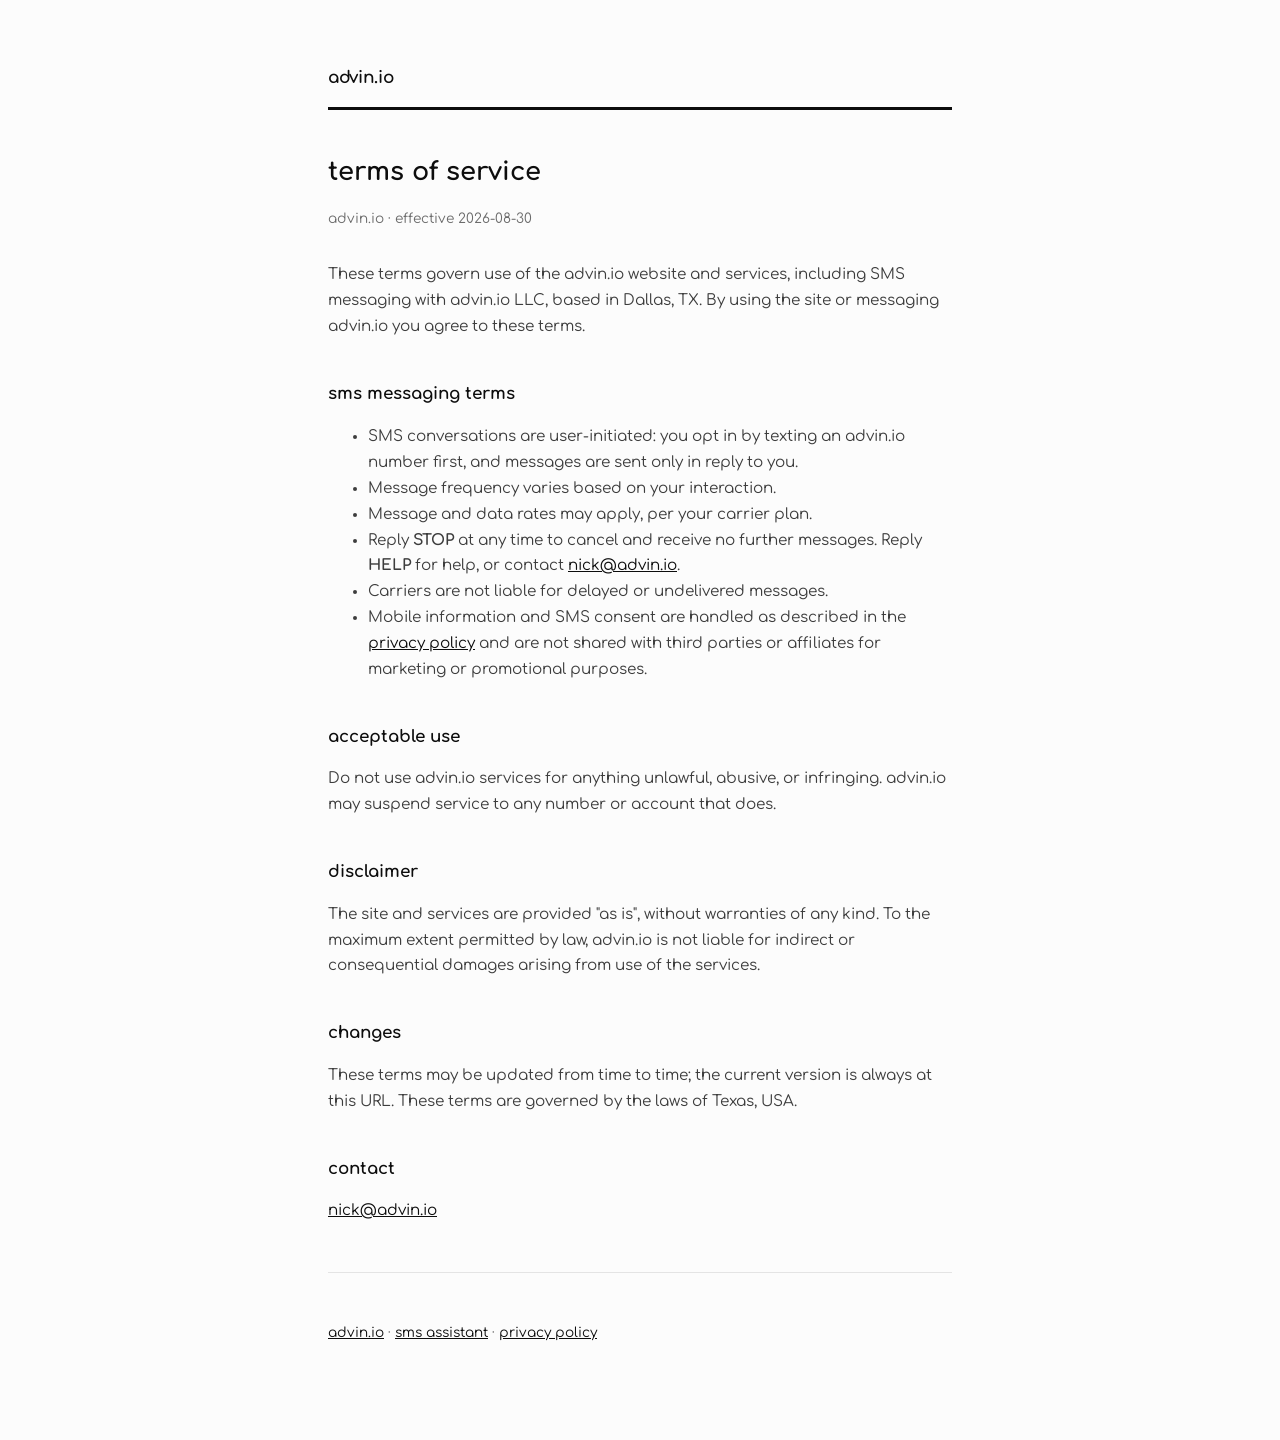
<file: terms.html>
<!doctype html>
<html lang="en">
<head>
<meta charset="utf-8">
<meta name="viewport" content="width=device-width, initial-scale=1">
<title>terms — advin.io</title>
<link rel="icon" href="/favicon.svg" type="image/svg+xml">
<link rel="icon" href="/favicon.ico" sizes="32x32">
<link rel="apple-touch-icon" href="/apple-touch-icon.png">
<link rel="preconnect" href="https://fonts.googleapis.com">
<link rel="preconnect" href="https://fonts.gstatic.com" crossorigin>
<link href="https://fonts.googleapis.com/css2?family=Comfortaa:wght@400;700&display=swap" rel="stylesheet">
<style>
  :root { --paper: #fcfcfc; --ink: #0d0d0d; --ink-soft: #3d3d3d; --faint: #8a8a8a; --faint-text: #6b6b6b; --rule: #e4e4e4; --font: "Comfortaa", sans-serif; }
  * { box-sizing: border-box; }
  body { margin: 0; background: var(--paper); color: var(--ink); font-family: var(--font); line-height: 1.7; }
  main { max-width: 42rem; margin: 0 auto; padding: 4rem 1.5rem 6rem; }
  h1 { font-weight: 700; font-size: 1.6rem; margin: 0 0 0.25rem; }
  h2 { font-weight: 700; font-size: 1.05rem; margin: 2.5rem 0 0.5rem; }
  p, li { color: var(--ink-soft); font-size: 0.95rem; }
  .meta { color: var(--faint-text); font-size: 0.85rem; margin-bottom: 2rem; }
  a { color: var(--ink); }
  hr { border: 0; border-top: 1px solid var(--rule); margin: 3rem 0; }
  .mast { display: flex; align-items: center; border-bottom: 3px solid var(--ink); padding-bottom: 14px; margin-bottom: 2.5rem; }
  .mast a { font-weight: 700; font-size: 17px; letter-spacing: -0.02em; text-decoration: none; }
  footer { color: var(--faint-text); font-size: 0.85rem; }
</style>
</head>
<body>
<main>
  <div class="mast"><a href="/">advin.io</a></div>
  <h1>terms of service</h1>
  <p class="meta">advin.io · effective 2026-08-30</p>

  <p>These terms govern use of the advin.io website and services, including
  SMS messaging with advin.io LLC, based in Dallas, TX.
  By using the site or messaging advin.io you agree to these terms.</p>

  <h2>sms messaging terms</h2>
  <ul>
    <li>SMS conversations are user-initiated: you opt in by texting an
    advin.io number first, and messages are sent only in reply to you.</li>
    <li>Message frequency varies based on your interaction.</li>
    <li>Message and data rates may apply, per your carrier plan.</li>
    <li>Reply <strong>STOP</strong> at any time to cancel and receive no
    further messages. Reply <strong>HELP</strong> for help, or contact
    <a href="mailto:nick@advin.io">nick@advin.io</a>.</li>
    <li>Carriers are not liable for delayed or undelivered messages.</li>
    <li>Mobile information and SMS consent are handled as described in the
    <a href="privacy.html">privacy policy</a> and are not shared with third
    parties or affiliates for marketing or promotional purposes.</li>
  </ul>

  <h2>acceptable use</h2>
  <p>Do not use advin.io services for anything unlawful, abusive, or
  infringing. advin.io may suspend service to any number or account that
  does.</p>

  <h2>disclaimer</h2>
  <p>The site and services are provided "as is", without warranties of any
  kind. To the maximum extent permitted by law, advin.io is not liable for
  indirect or consequential damages arising from use of the services.</p>

  <h2>changes</h2>
  <p>These terms may be updated from time to time; the current version is
  always at this URL. These terms are governed by the laws of Texas, USA.</p>

  <h2>contact</h2>
  <p><a href="mailto:nick@advin.io">nick@advin.io</a></p>

  <hr>
  <footer><a href="/">advin.io</a> · <a href="sms.html">sms&nbsp;assistant</a> · <a href="privacy.html">privacy&nbsp;policy</a></footer>
</main>
</body>
</html>
</file>
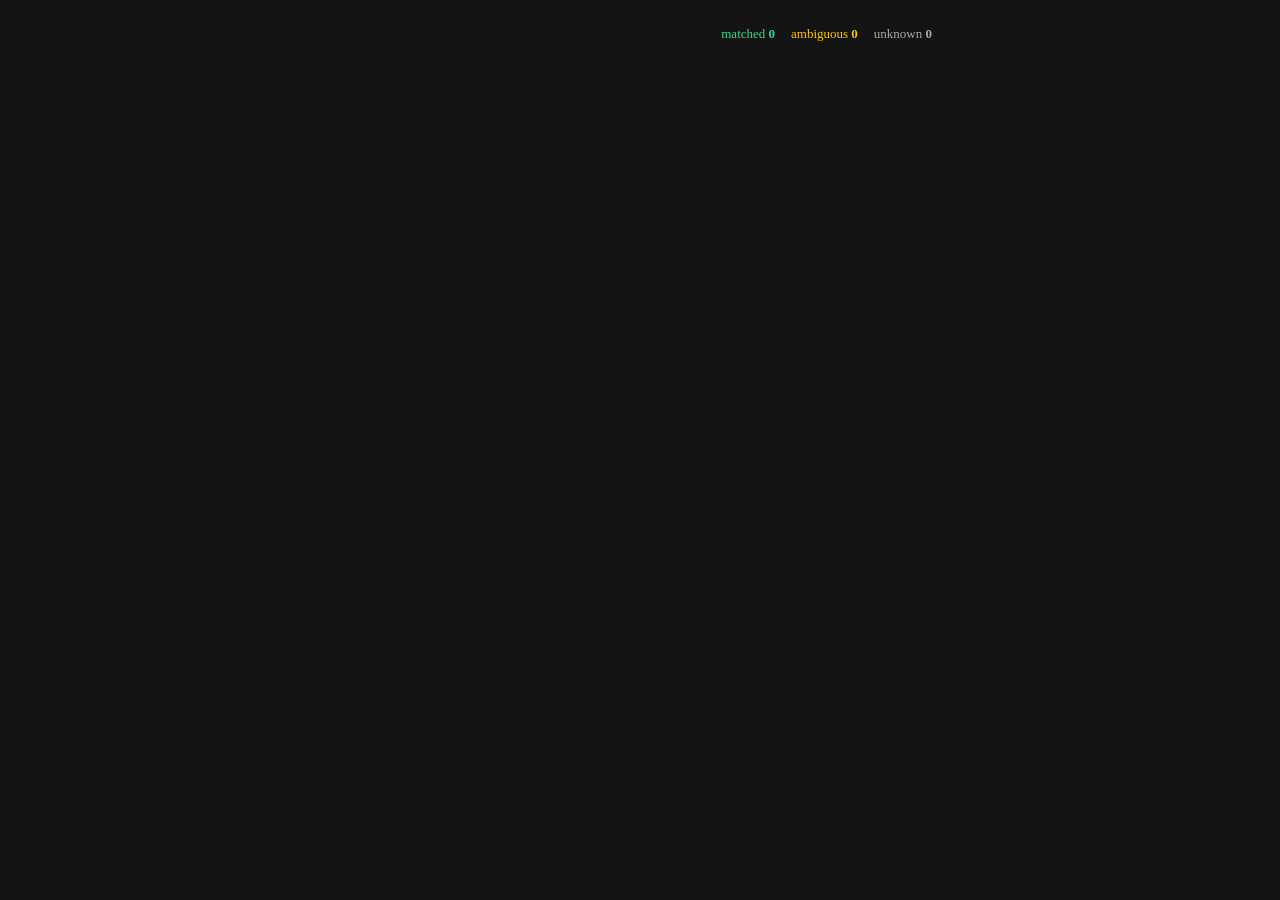
<file: campaigns/2026-11-helmsman/src/dxf.html>
<!doctype html><html><head><meta charset="utf-8"><link rel="stylesheet" href="common.css"><style>
svg text{font-family:Mono}
.cnt{position:absolute;right:28px;top:26px;font-size:13px;display:flex;gap:16px}
.cnt span b{font-weight:600}
.hdr .t,.hdr .s,.ft{display:none}</style></head><body><div id="s">
<div class="hdr"><span class="t">Panel drawings, read</span><span class="s">panel-layout.dxf</span></div>
<div class="cnt"><span style="color:#3DD68C">matched <b id="nm">0</b></span><span style="color:#FFC20E">ambiguous <b id="na">0</b></span><span style="color:#a8a8a8">unknown <b id="nu">0</b></span></div>
<svg id="g" width="960" height="468" style="position:absolute;left:0;top:0"></svg>
<div class="ft">Helmsman's DXF reader and device matcher, run on its hand-made test drawing. Output as produced.</div>
</div>
<script>
const P=JSON.parse(`[{"block": "IOLOGIK_E1213", "tag": "-A1", "x": 100, "y": 200, "rot": 0, "pn": "ioLogik E1213", "model": null, "near": [], "inside": [], "match": "matched", "ids": ["moxa/iologik-e1213"]}, {"block": "SENSOR_M12", "tag": "-B1", "x": 300, "y": 200, "rot": 90, "pn": null, "model": "IF6123", "near": [], "inside": [], "match": "matched", "ids": ["ifm/if6123"]}, {"block": "SENSOR_M12", "tag": "-B2", "x": 340, "y": 200, "rot": 0, "pn": null, "model": "O5D100", "near": [], "inside": [], "match": "matched", "ids": ["ifm/o5d100"]}, {"block": "MURR_8DI8DO", "tag": null, "x": 500, "y": 200, "rot": 0, "pn": null, "model": null, "near": ["Remote I/O station 4", "IMPACT67 E DI8 DO8"], "inside": [], "match": "ambiguous", "ids": ["murrelektronik/impact67-e-di8-do8"]}, {"block": "MYSTERY", "tag": "-X9", "x": 700, "y": 200, "rot": 0, "pn": null, "model": null, "near": [], "inside": [], "match": "unknown", "ids": []}, {"block": "DINRAIL", "tag": null, "x": 0, "y": 150, "rot": 0, "pn": null, "model": null, "near": [], "inside": [], "match": "unknown", "ids": []}, {"block": "CABINET", "tag": null, "x": 1000, "y": 0, "rot": 0, "pn": null, "model": null, "near": [], "inside": [], "match": "unknown", "ids": []}, {"block": "SENSOR_M12", "tag": "-B?", "x": 1100, "y": 50, "rot": 0, "pn": null, "model": null, "near": [], "inside": ["CABINET"], "match": "unknown", "ids": []}, {"block": "LOOP", "tag": null, "x": 0, "y": 0, "rot": 0, "pn": null, "model": null, "near": [], "inside": [], "match": "unknown", "ids": []}, {"block": "LOOP", "tag": null, "x": 5, "y": 5, "rot": 0, "pn": null, "model": null, "near": [], "inside": ["LOOP"], "match": "unknown", "ids": []}]`).filter(p=>p.block!=='LOOP');
const X=x=>70+x*0.72, Y=y=>395-y*1.05;
const size={IOLOGIK_E1213:[70,52],SENSOR_M12:[22,22],MURR_8DI8DO:[86,40],MYSTERY:[40,40],DINRAIL:[576,10],CABINET:[150,200]};
const col={matched:'#3DD68C',ambiguous:'#FFC20E',unknown:'#8a8a8a'};
const g=document.getElementById('g');
function el(n,a,parent=g){const e=document.createElementNS('http://www.w3.org/2000/svg',n);for(const k in a)e.setAttribute(k,a[k]);parent.appendChild(e);return e}
const items=P.map(p=>{const [w,h]=size[p.block]||[30,30];const cx=X(p.x),cy=Y(p.y);
  let x=cx, y=cy-h; if(p.block==='DINRAIL'){x=X(0);y=Y(150)-5} if(p.block==='CABINET'){x=X(1000);y=Y(220)}
  const grp=el('g',{});
  const r=el('rect',{x,y,width:w,height:h,rx:3,fill:'none',stroke:'#5a5a5a','stroke-width':1.4},grp);
  if(p.rot===90){r.setAttribute('transform',`rotate(90 ${x+w/2} ${y+h/2})`)}
  const lbl=el('text',{x:x+w/2+(p.tag==='-B1'?-14:p.tag==='-B2'?14:0),y:y+h+14+(p.tag==='-B2'?12:0),'text-anchor':'middle','font-size':10,fill:'#7a7a7a'},grp); lbl.textContent=(p.tag?p.tag+' ':'')+p.block.toLowerCase();
  const chipG=el('g',{opacity:0},grp);
  const txt=p.match==='matched'?p.ids[0]:p.match==='ambiguous'?'? '+p.ids[0].split('/')[1]:'unknown';
  const tw=txt.length*6.6+16;
  let chx=x+w/2-tw/2, chy=y-30; if(p.block==='DINRAIL'){chx=X(0)+8; chy=Y(150)+16} if(p.block==='CABINET'){chx=x+w-tw; chy=y-30} if(p.inside&&p.inside.length){chy=y+h+20} if(p.tag==='-B1'){chy=y-58;chx=x-6} if(p.tag==='-B2'){chx=x+w/2-10}
  el('rect',{x:chx,y:chy,width:tw,height:20,rx:10,fill:p.match==='unknown'?'#222':'#1b1b1b',stroke:col[p.match],'stroke-width':1.4},chipG);
  const ct=el('text',{x:chx+tw/2,y:chy+14,'text-anchor':'middle','font-size':11,fill:col[p.match],'font-weight':600},chipG); ct.textContent=txt;
  return {p,r,lbl,chipG,cx:p.block==='DINRAIL'?X(380):p.block==='CABINET'?X(1000):x+w/2};
});
const scan=el('line',{x1:0,x2:0,y1:80,y2:430,stroke:'#FFC20E','stroke-width':2,opacity:0});
const ease=t=>t<0?0:t>1?1:t*t*(3-2*t);
window.render=function(t){
  const draw=ease(t/0.9);
  items.forEach(it=>{it.r.setAttribute('opacity',draw);it.lbl.setAttribute('opacity',draw)});
  const sx=60+(t-1.2)/4.2*900; const on=t>1.2&&t<5.6;
  scan.setAttribute('x1',sx);scan.setAttribute('x2',sx);scan.setAttribute('opacity',on?0.9:0);
  let n={matched:0,ambiguous:0,unknown:0};
  items.forEach(it=>{const hit=t>1.2&&sx>=it.cx||t>=5.6; const since=(sx-it.cx)/60;
    it.chipG.setAttribute('opacity',hit?Math.min(1,t>=5.6?1:since):0);
    it.r.setAttribute('stroke',hit?col[it.p.match]:'#5a5a5a');
    it.r.setAttribute('stroke-width',hit?2:1.4);
    if(hit)n[it.p.match]++;});
  nm.textContent=n.matched;na.textContent=n.ambiguous;nu.textContent=n.unknown;
};
render(0);
</script></body></html>
</file>
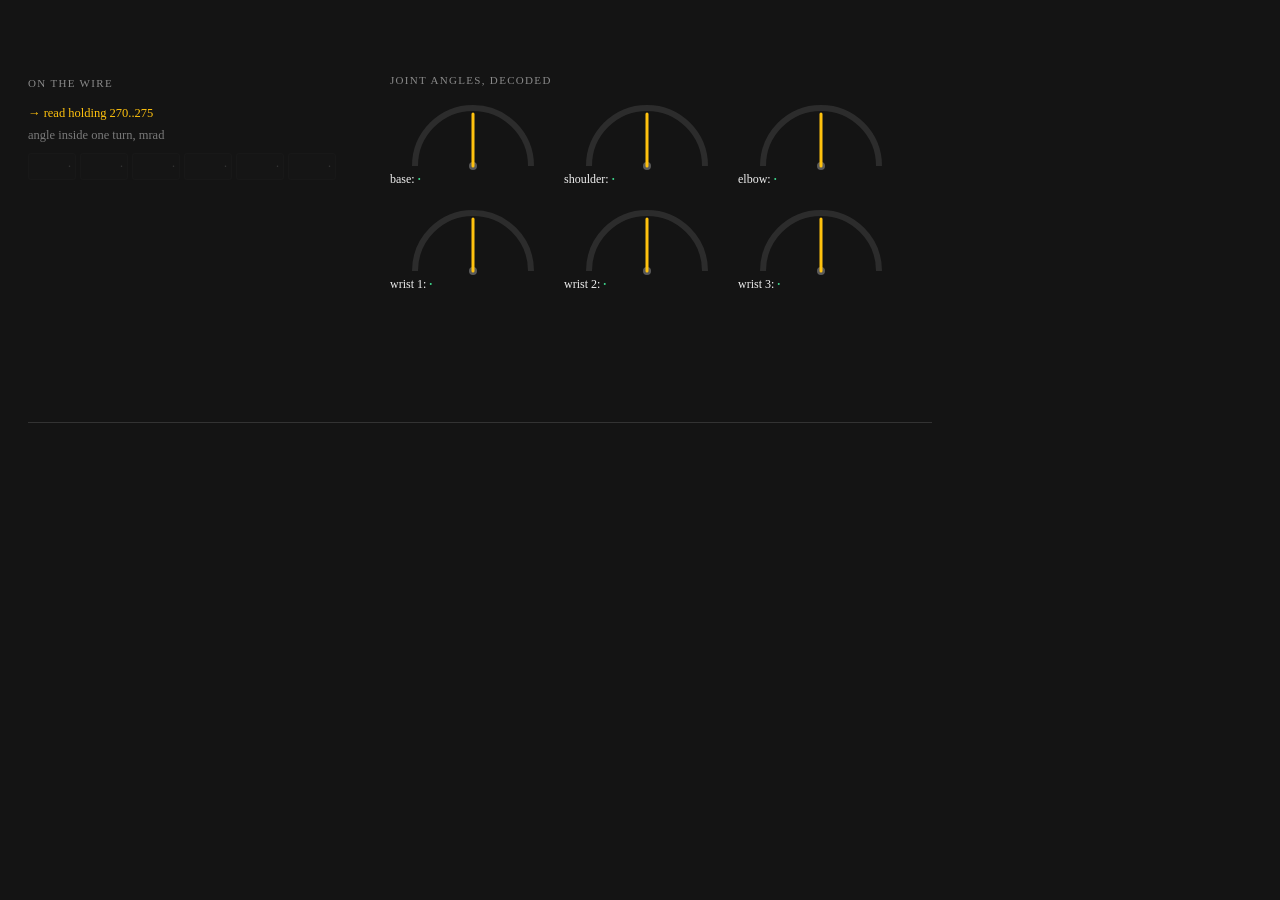
<file: campaigns/2026-11-helmsman/src/ur.html>
<!doctype html><html><head><meta charset="utf-8"><link rel="stylesheet" href="common.css"><style>
.col{position:absolute;top:74px}
.lab{font-size:11px;color:#8a8a8a;letter-spacing:.12em;text-transform:uppercase;margin-bottom:10px}
.wire{left:28px;width:330px;font-size:12.5px;line-height:1.75}
.req{color:#FFC20E}.dim{color:#7a7a7a}
.regs{display:grid;grid-template-columns:repeat(6,48px);gap:4px;margin:6px 0 14px}
.regs span{display:block;text-align:right;padding:2px 4px;background:#1e1e1e;border:1px solid #333;border-radius:3px;font-size:12px;color:#F0F0F0}
.joints{left:390px;width:540px}
.j{display:inline-block;width:166px;margin:0 8px 14px 0;vertical-align:top}
.j svg{display:block}
.jv{font-size:12px;color:#F0F0F0;margin-top:2px}.jv b{color:#3DD68C;font-weight:600}
.st{position:absolute;left:28px;right:28px;bottom:36px;font-size:12.5px;color:#a8a8a8;border-top:1px solid #333;padding-top:9px}
.st .k{color:#FFC20E}
.hdr .t,.hdr .s,.ft{display:none}</style></head><body><div id="s">
<div class="hdr"><span class="t">Universal Robots over Modbus TCP</span><span class="s">UR e-Series · port 502</span></div>
<div class="col wire"><div class="lab">on the wire</div><div id="w"></div></div>
<div class="col joints"><div class="lab">joint angles, decoded</div><div id="J"></div></div>
<div class="st" id="st"></div>
<div class="ft">Register values as captured from Universal Robots' URSim (PolyScope X 10.13), 2026-11-20. Decoding as in the ST example.</div>
</div><script>
const ang=[4682,4556,4080,5475,1595,6252], turnsRaw=[65535,65535,65535,65535,0,65535];
const turns=turnsRaw.map(v=>v>=32768?v-65536:v), mrad=ang.map((a,i)=>turns[i]*6283+a);
const names=['base','shoulder','elbow','wrist 1','wrist 2','wrist 3'];
const w=document.getElementById('w'), J=document.getElementById('J'), st=document.getElementById('st');
function regs(vals,n){return '<div class="regs">'+vals.map((v,i)=>`<span style="opacity:${i<n?1:.15}">${i<n?v:'·'}</span>`).join('')+'</div>'}
J.innerHTML=names.map((n,i)=>`<div class="j"><svg width="166" height="74" viewBox="0 0 166 74"><path d="M25 70 A58 58 0 0 1 141 70" fill="none" stroke="#2c2c2c" stroke-width="6"/><circle cx="83" cy="70" r="4" fill="#5a5a5a"/><line id="n${i}" x1="83" y1="70" x2="83" y2="16" stroke="#FFC20E" stroke-width="3" stroke-linecap="round"/></svg><div class="jv">${n}: <b id="v${i}">·</b></div></div>`).join('');
const ease=t=>t<0?0:t>1?1:t*t*(3-2*t);
window.render=function(t){
  const n1=Math.max(0,Math.min(6,Math.floor((t-0.6)/0.18))), n2=Math.max(0,Math.min(6,Math.floor((t-2.4)/0.18)));
  w.innerHTML=`<div class="req">→ read holding 270..275</div><div class="dim">angle inside one turn, mrad</div>${regs(ang,n1)}`+
    (t>1.9?`<div class="req">→ read holding 320..325</div><div class="dim">whole turns, signed (65535 = -1)</div>${regs(turnsRaw,n2)}`:'');
  const k=ease((t-3.9)/1.6);
  mrad.forEach((m,i)=>{const r=m/1000*k; const a=Math.max(-Math.PI,Math.min(Math.PI,r))/2;
    const x=83+52*Math.sin(a), y=70-52*Math.cos(a);
    const nl=document.getElementById('n'+i); nl.setAttribute('x2',x.toFixed(1)); nl.setAttribute('y2',y.toFixed(1));
    document.getElementById('v'+i).textContent=t>3.9?(r).toFixed(3)+' rad':'·';});
  st.innerHTML=t>5.6?`<span class="k">base_mrad</span> := turns × 6283 + angle  →  -1 × 6283 + 4682 = <span class="k">-1601</span> mrad. Register 270 alone would say +4.682 rad.`:'';
};
render(0);
</script></body></html>
</file>
<file: campaigns/2026-11-helmsman/src/common.css>
@font-face{font-family:Mono;src:url("file:///home/claude/gfonts/ofl/ibmplexmono/IBMPlexMono-Regular.ttf");font-weight:400}
@font-face{font-family:Mono;src:url("file:///home/claude/gfonts/ofl/ibmplexmono/IBMPlexMono-SemiBold.ttf");font-weight:600}
@font-face{font-family:Stencil;src:url("file:///home/claude/gfonts/ofl/sairastencilone/SairaStencilOne-Regular.ttf")}
html,body{margin:0;background:#141414}
#s{width:960px;height:468px;position:relative;overflow:hidden;background:#141414;color:#F0F0F0;font-family:Mono}
.hdr{position:absolute;left:28px;top:20px;right:28px;display:flex;align-items:baseline;gap:14px}
.hdr .t{font-family:Stencil;color:#FFC20E;font-size:26px;letter-spacing:.02em;text-transform:uppercase}
.hdr .s{font-size:13px;color:#a8a8a8}
.ft{position:absolute;left:28px;bottom:14px;font-size:11px;color:#7a7a7a;letter-spacing:.04em}
</file>
